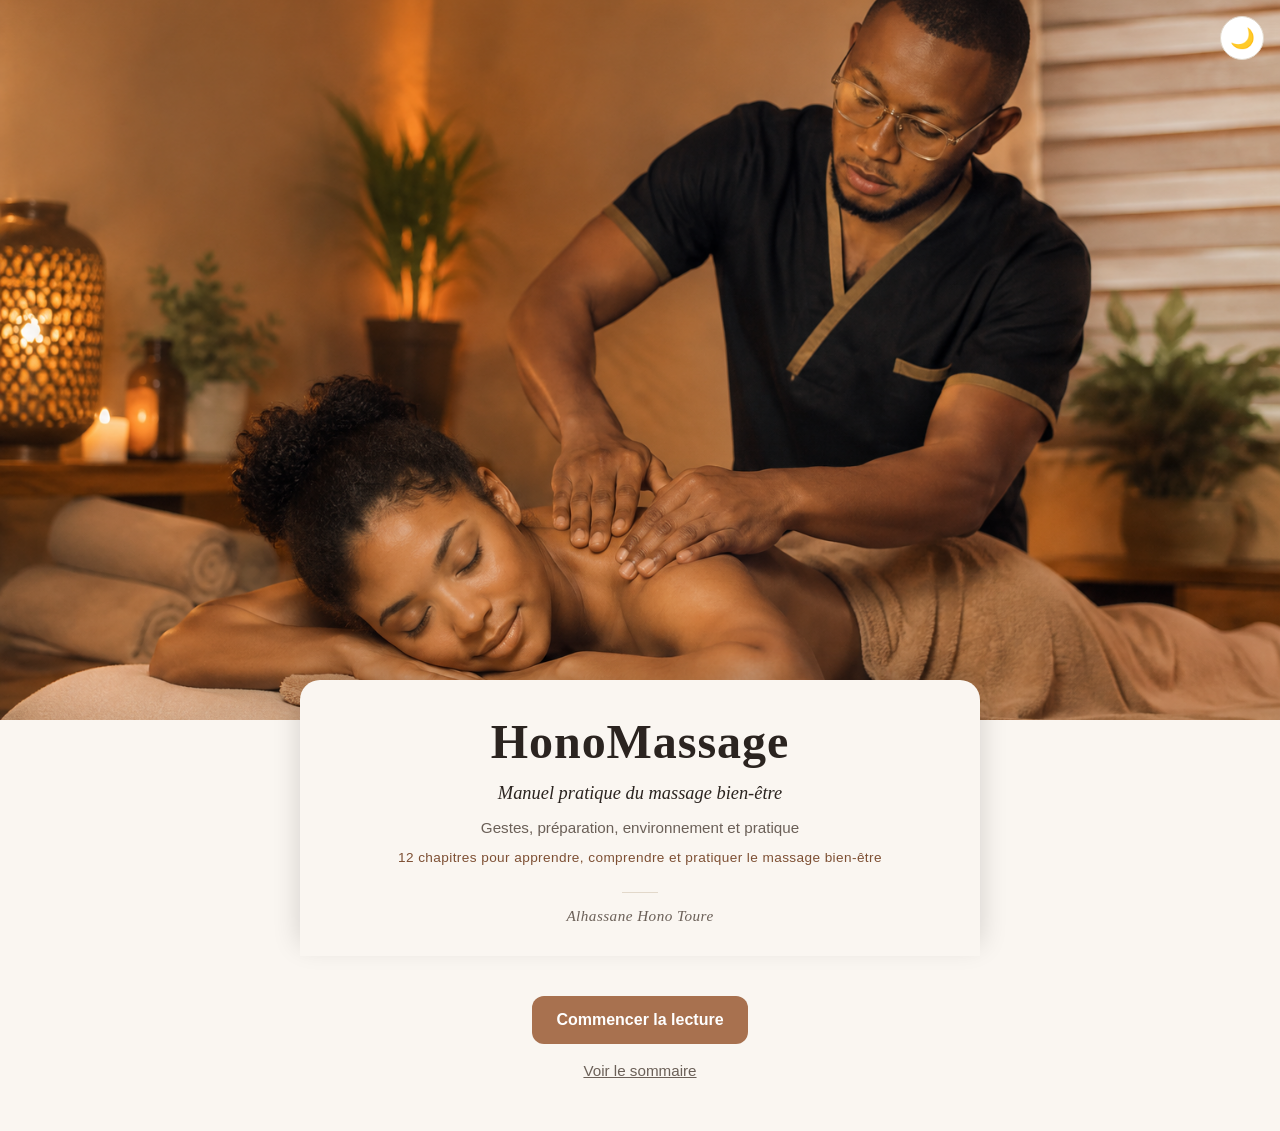
<file: index.html>
<!DOCTYPE html>
<html lang="fr">
<head>
  <meta charset="UTF-8">
  <meta name="viewport" content="width=device-width, initial-scale=1.0">
  <title>HonoMassage — Livre numérique</title>
  <meta name="description" content="HonoMassage — un manuel de massage bien-être en 12 chapitres, à lire en ligne.">
  <meta name="theme-color" content="#faf6f1">
  <meta property="og:title" content="HonoMassage — Livre numérique">
  <meta property="og:description" content="Un manuel de massage bien-être en 12 chapitres, à lire en ligne.">
  <link rel="stylesheet" href="css/style.css">
</head>
<body>

  <button type="button" id="theme-toggle" class="theme-toggle-btn" aria-label="Changer de thème">🌙</button>

  <main class="home">

    <section class="cover">
      <div class="cover-image-wrap">
        <img
          class="cover-image"
          src="images/cover/honomassage-cover.webp"
          alt="Séance de massage bien-être dans une ambiance chaleureuse et apaisante"
        >
      </div>

      <div class="cover-panel">
        <h1 class="cover-title">HonoMassage</h1>
        <p class="cover-subtitle">Manuel pratique du massage bien-être</p>
        <p class="cover-tagline">Gestes, préparation, environnement et pratique</p>
        <p class="cover-chapters">12 chapitres pour apprendre, comprendre et pratiquer le massage bien-être</p>

        <div class="cover-author">
          <span class="cover-author-rule"></span>
          <p class="cover-author-name">Alhassane Hono Toure</p>
        </div>
      </div>
    </section>

    <div class="container home-actions-wrap">
      <div class="home-actions">
        <a href="chapitres.html" class="btn btn-primary">Commencer la lecture</a>

        <a
          href="#"
          id="resume-btn"
          class="btn btn-secondary"
          style="display: none;"
        >Reprendre la lecture</a>

        <a href="chapitres.html" class="home-toc-link">Voir le sommaire</a>
      </div>
    </div>

  </main>

  <script>
    (function () {
      const saved = localStorage.getItem('honomassage-progress');
      if (saved) {
        try {
          const progress = JSON.parse(saved);
          const resumeBtn = document.getElementById('resume-btn');
          if (progress && progress.chapter) {
            resumeBtn.href = 'lecture.html?chapitre=' + progress.chapter;
            resumeBtn.style.display = 'inline-flex';
          }
        } catch (e) {
          // Donnée corrompue, on ignore silencieusement.
        }
      }
    })();
  </script>

  <script src="js/theme.js"></script>

</body>
</html>
</file>
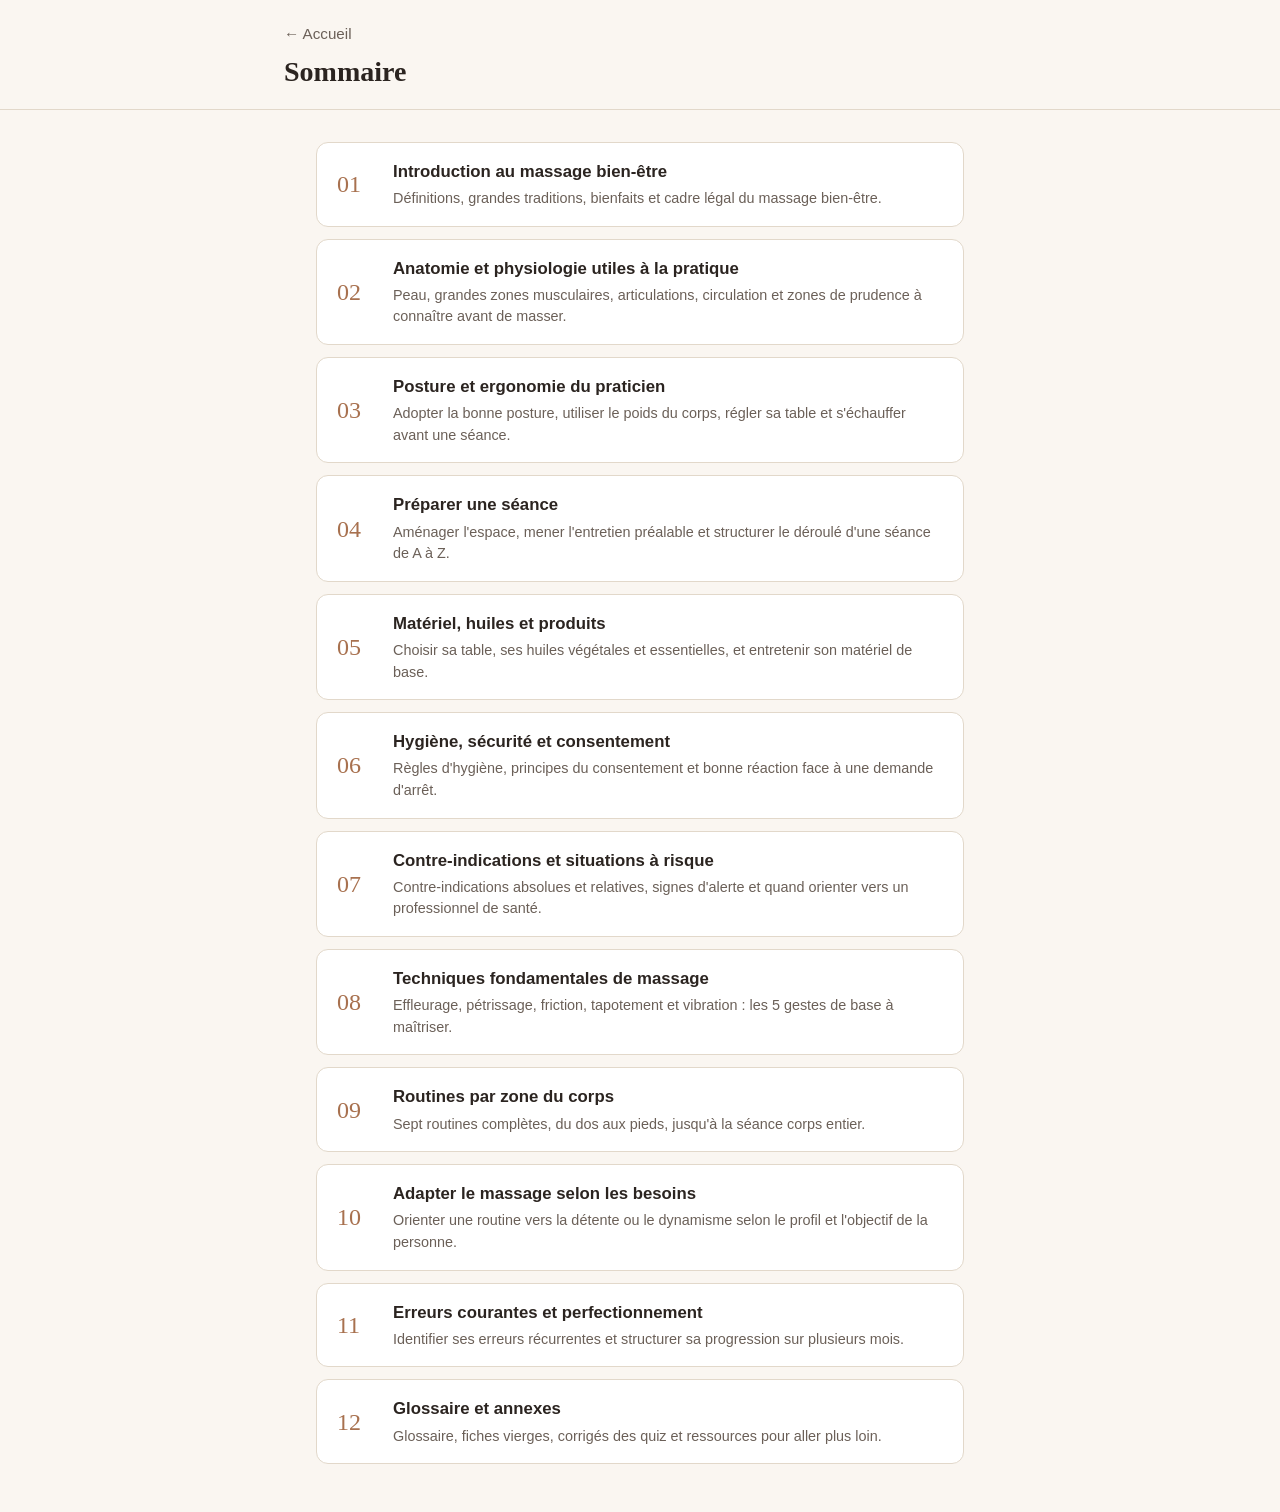
<file: chapitres.html>
<!DOCTYPE html>
<html lang="fr">
<head>
  <meta charset="UTF-8">
  <meta name="viewport" content="width=device-width, initial-scale=1.0">
  <meta name="theme-color" content="#faf6f1">
  <meta name="description" content="Sommaire des 12 chapitres du livre HonoMassage.">
  <title>Sommaire — HonoMassage</title>
  <link rel="stylesheet" href="css/style.css">
</head>
<body>

  <header class="page-header">
    <div class="container">
      <a href="index.html" class="back-link">← Accueil</a>
      <h1>Sommaire</h1>
    </div>
  </header>

  <main>
    <div class="container">
      <ul id="chapitres-list" class="chapitres-list">
        <!-- Généré dynamiquement par js/book.js -->
      </ul>
    </div>
  </main>

  <script src="js/book.js"></script>
</body>
</html>
</file>
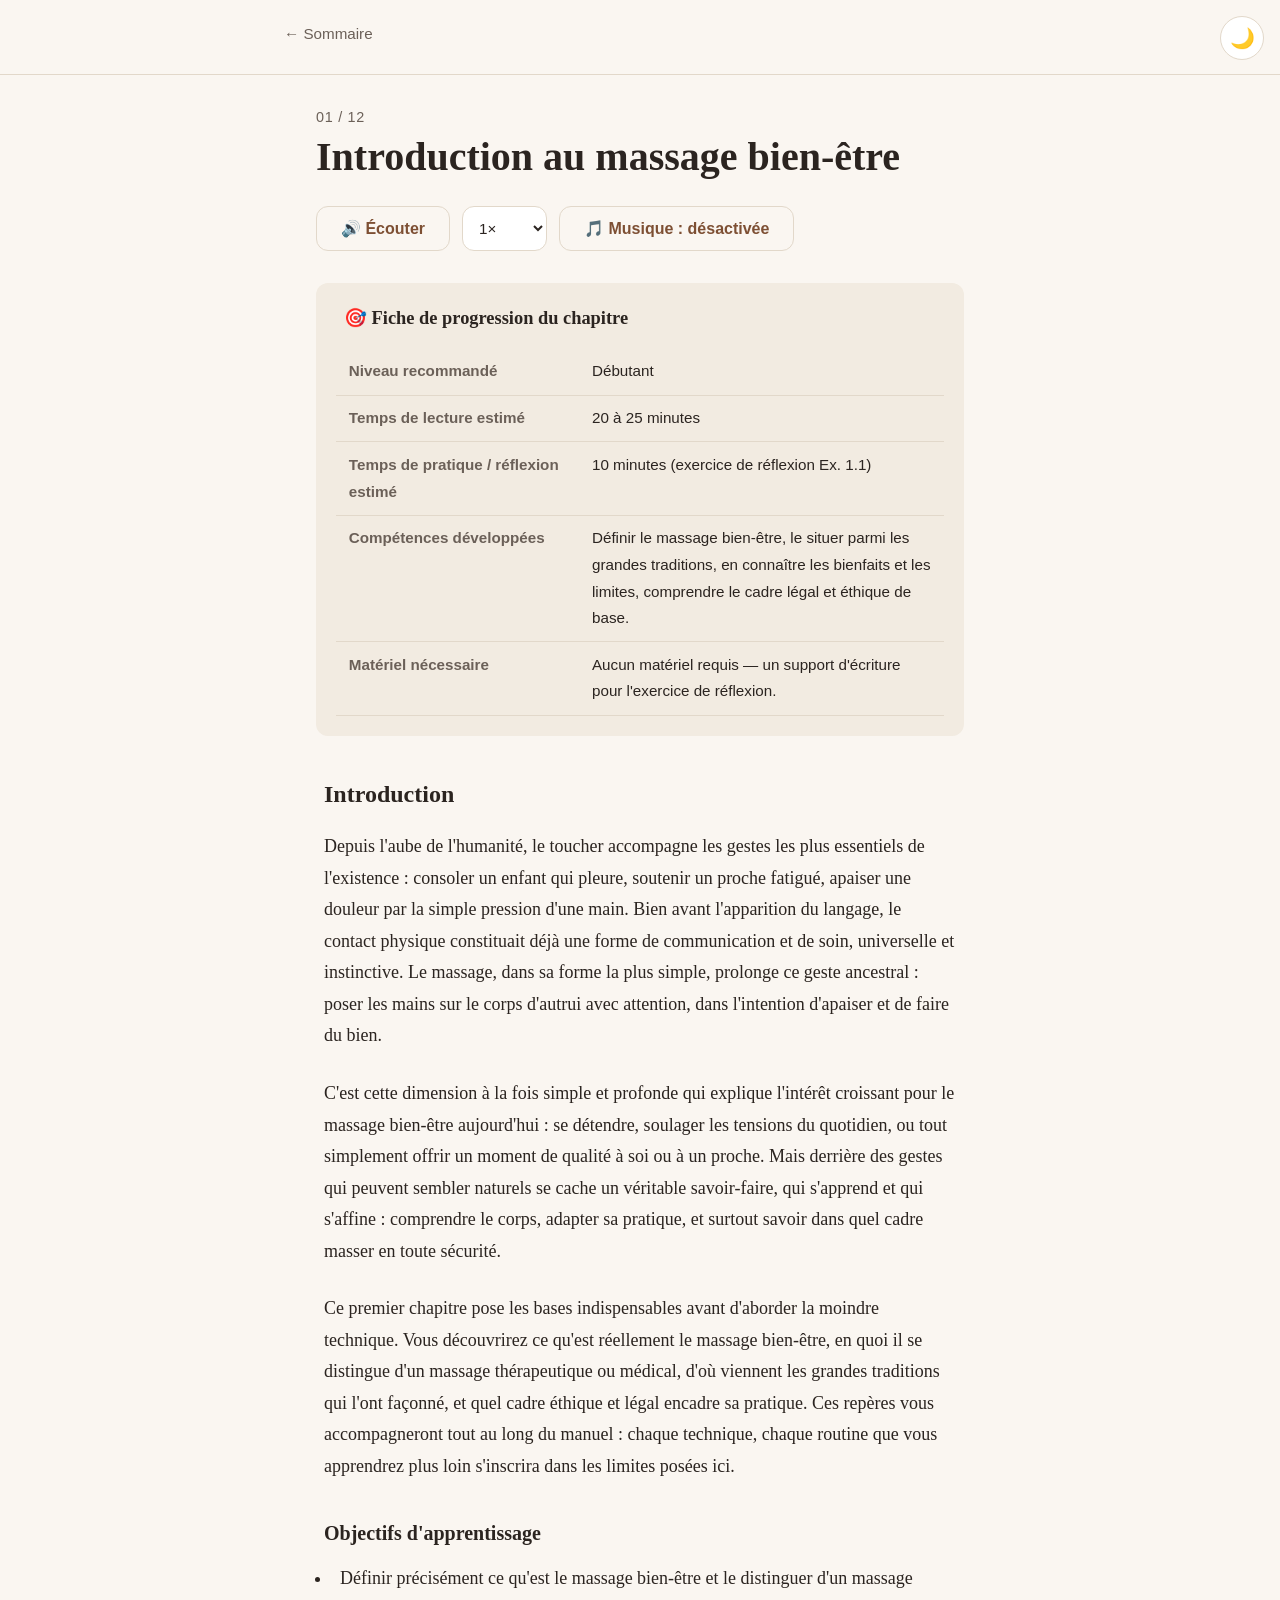
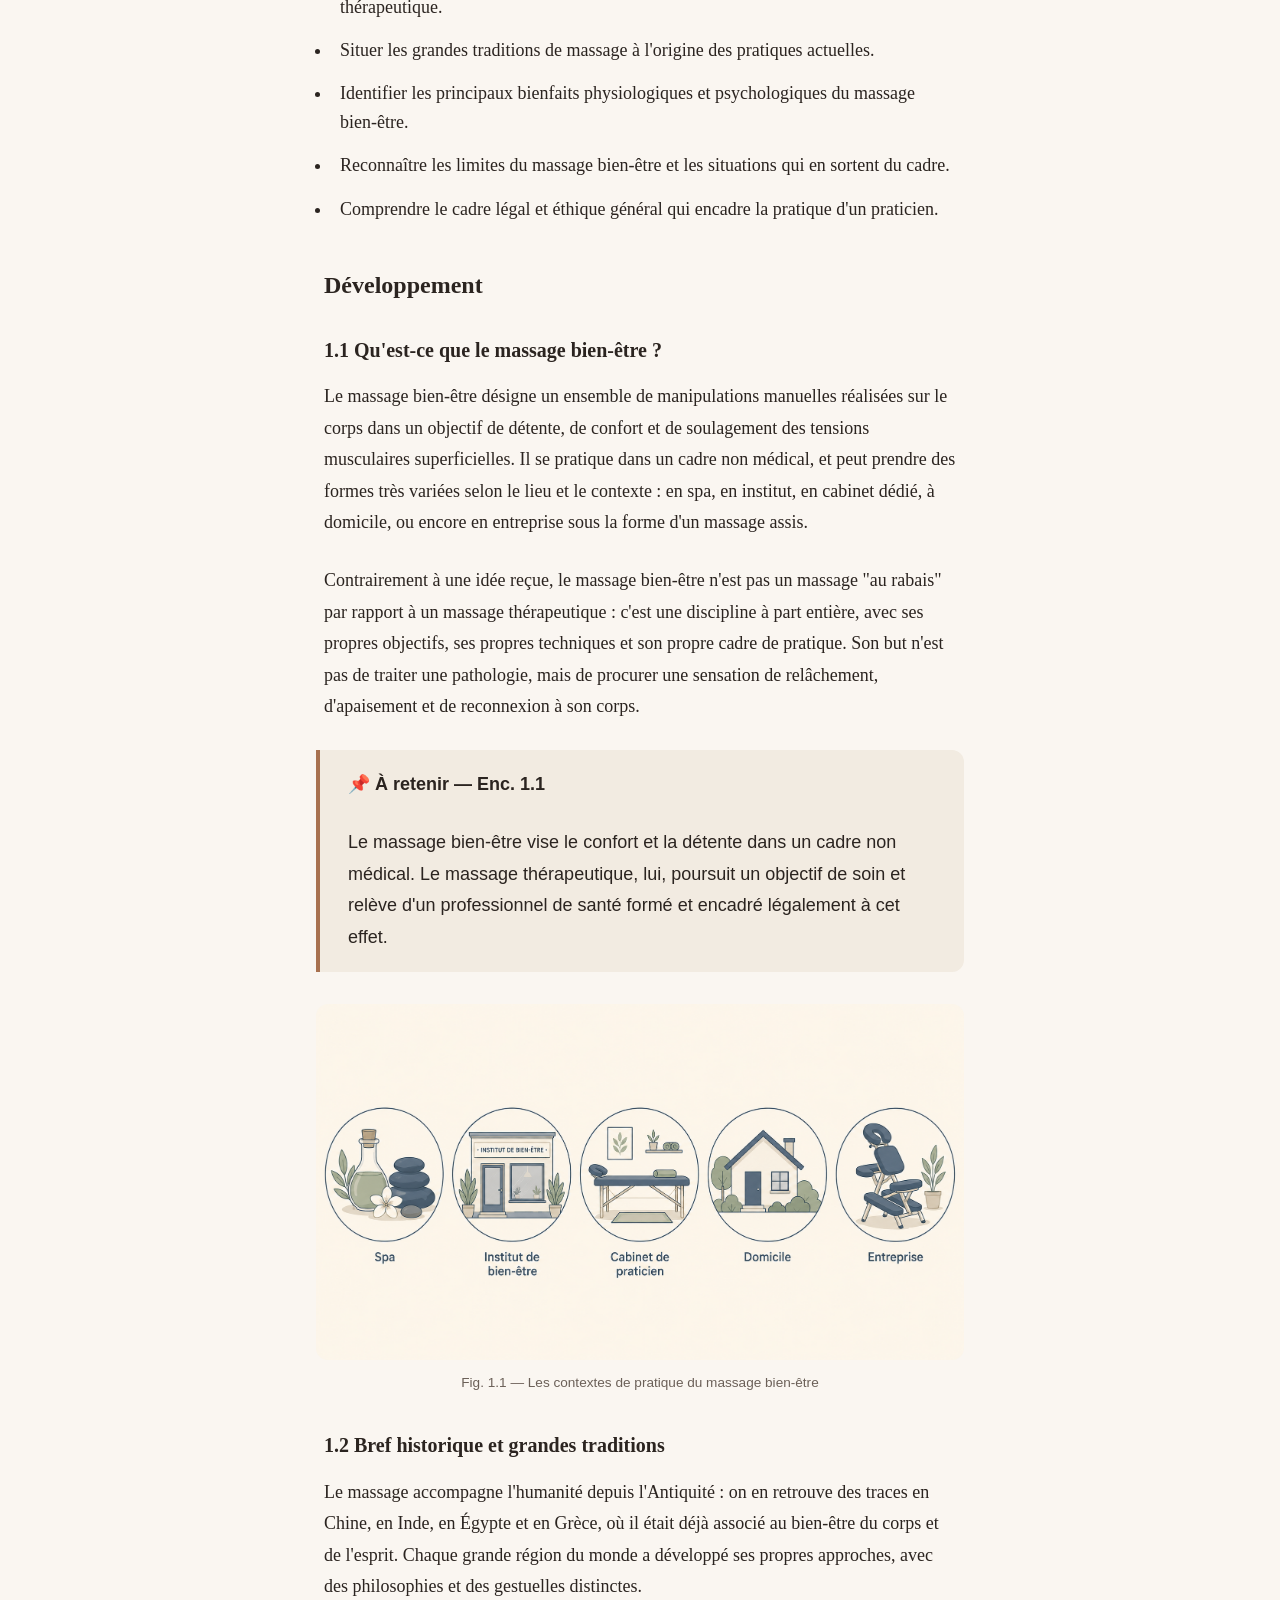
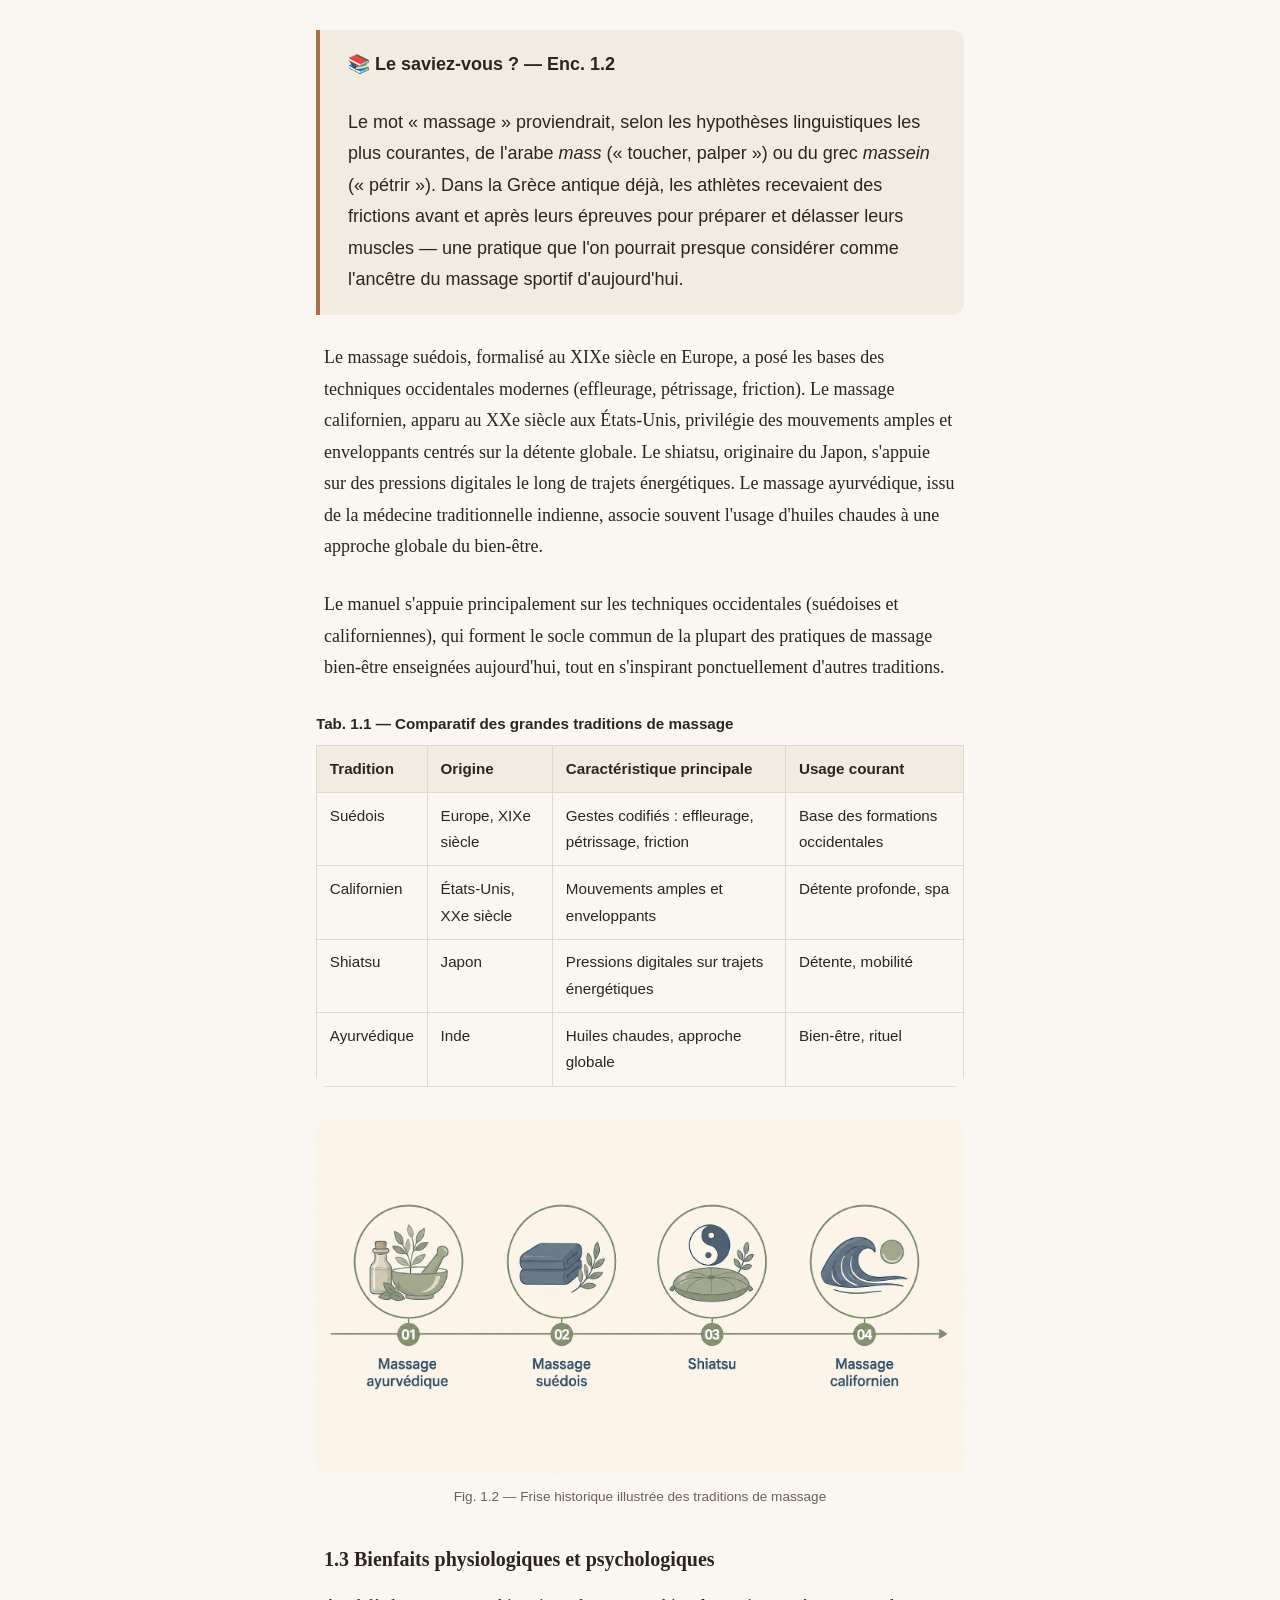
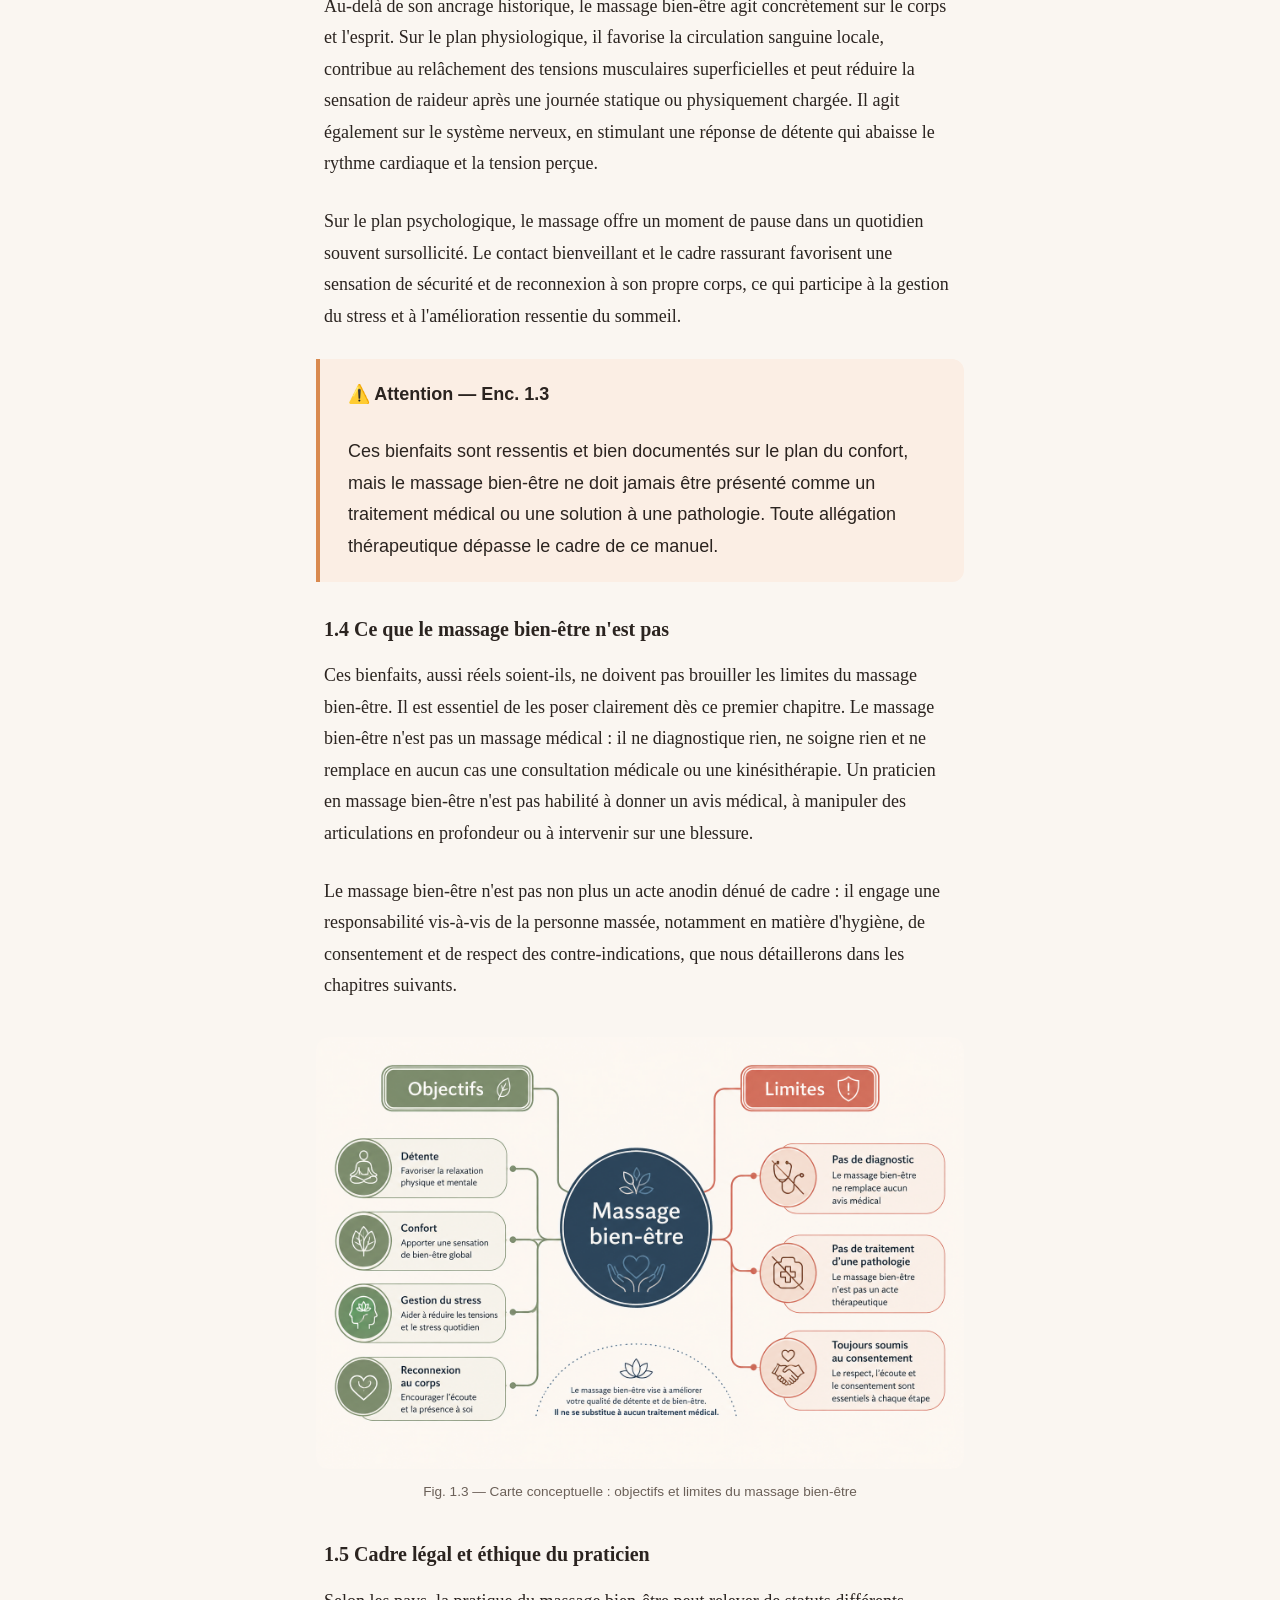
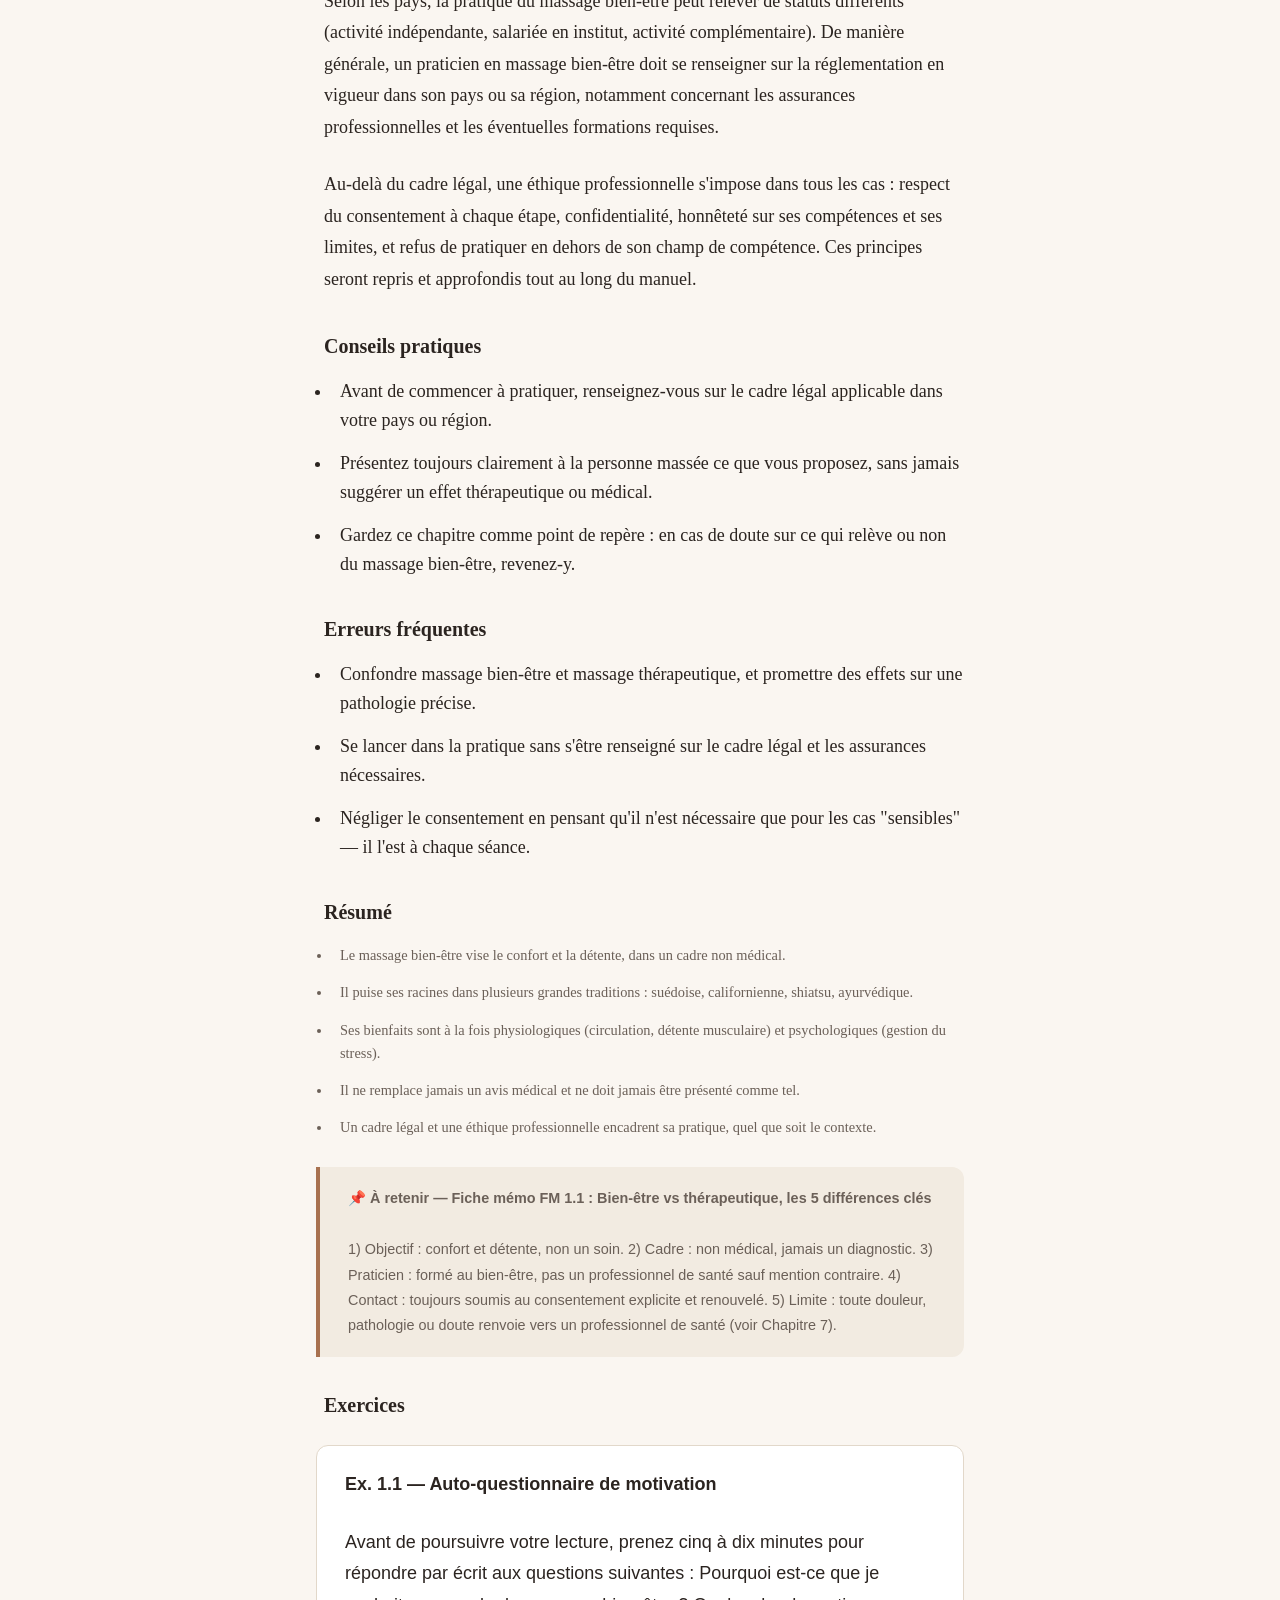
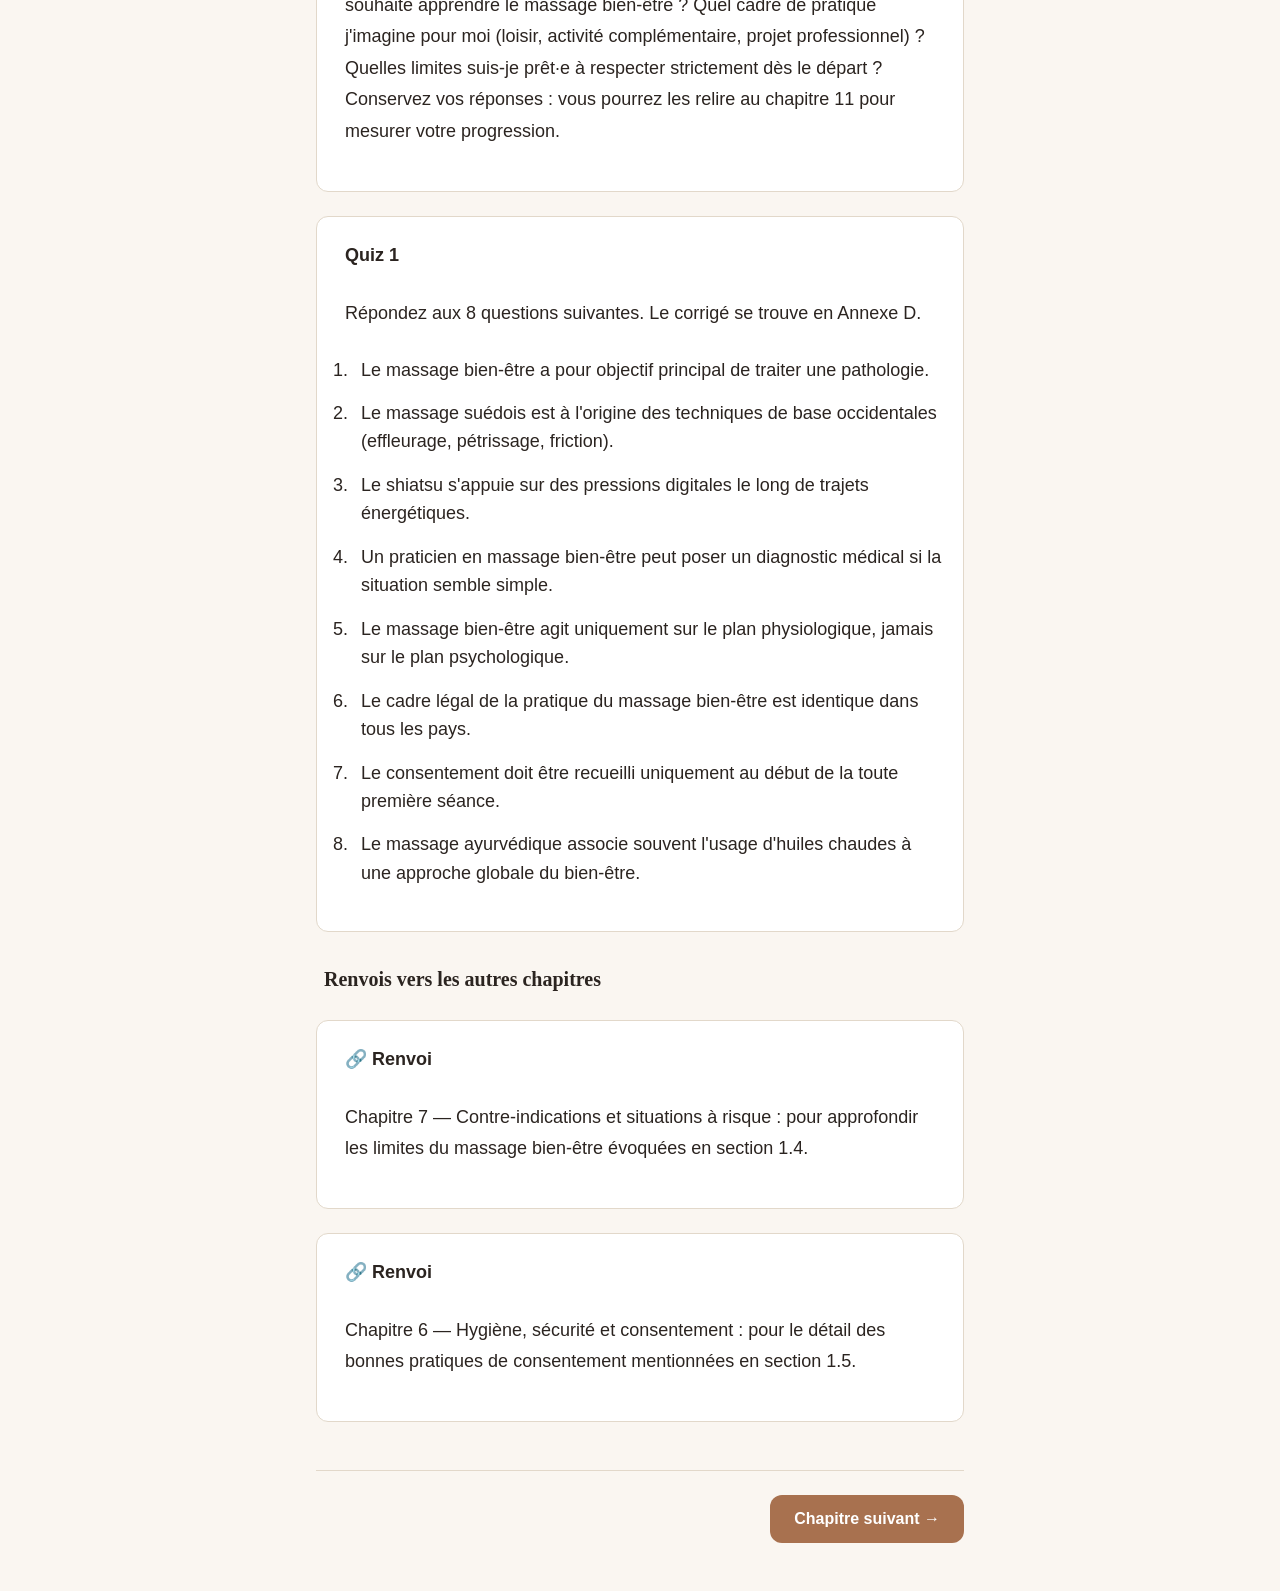
<file: lecture.html>
<!DOCTYPE html>
<html lang="fr">
<head>
  <meta charset="UTF-8">
  <meta name="viewport" content="width=device-width, initial-scale=1.0">
  <meta name="theme-color" content="#faf6f1">
  <title id="page-title">Lecture — HonoMassage</title>
  <link rel="stylesheet" href="css/style.css">
</head>
<body>

  <button type="button" id="theme-toggle" class="theme-toggle-btn" aria-label="Changer de thème">🌙</button>

  <header class="page-header">
    <div class="container">
      <a href="chapitres.html" class="back-link">← Sommaire</a>
    </div>
  </header>

  <main>
    <div class="container">

      <article class="chapitre-lecture">
        <p class="chapitre-numero-label" id="chapitre-numero-label"></p>
        <h1 id="chapitre-titre">Chargement...</h1>

        <div class="chapitre-actions">
        <button type="button" id="speech-btn" class="btn btn-secondary" disabled>
          🔊 Écouter
        </button>
        <button type="button" id="speech-stop-btn" class="btn btn-secondary" style="display: none;">
          ⏹ Arrêter
        </button>
        <select id="speech-rate" class="speech-rate-select" aria-label="Vitesse de lecture">
          <option value="0.5">0,5×</option>
          <option value="0.75">0,75×</option>
          <option value="1" selected>1×</option>
          <option value="1.25">1,25×</option>
          <option value="1.5">1,5×</option>
          <option value="1.7">1,7×</option>
          <option value="1.8">1,8×</option>
          <option value="2">2×</option>
        </select>
        <button type="button" id="music-toggle-btn" class="btn btn-secondary" aria-pressed="false">
          🎵 Musique : désactivée
        </button>
        <audio id="ambient-audio" loop preload="none" src="audio/ambiance-douce.mp3"></audio>
        </div>

        <div id="chapitre-contenu" class="chapitre-contenu">
          <!-- Contenu du chapitre inséré dynamiquement -->
        </div>
      </article>

      <nav class="chapitre-navigation">
        <a href="#" id="nav-precedent" class="btn btn-secondary nav-precedent" style="display: none;">
          ← Chapitre précédent
        </a>
        <a href="#" id="nav-suivant" class="btn btn-primary nav-suivant" style="display: none;">
          Chapitre suivant →
        </a>
      </nav>

    </div>
  </main>
<script src="js/theme.js"></script>
  <script src="js/speech.js"></script>
  <script src="js/progress.js"></script>
  <script src="js/book.js"></script>
</body>
</html>
</file>
<file: css/style.css>
/* ==========================================================================
   HonoMassage Book — Design éditorial
   Variables de thème (clair + sombre), typographie, mise en page des
   pages (couverture, sommaire, lecture), encadrés, tableaux, images.
   ========================================================================== */

:root {
  /* Thème clair (par défaut) */
  --color-bg: #faf6f1;
  --color-bg-alt: #f2ebe1;
  --color-surface: #ffffff;
  --color-text: #2b2420;
  --color-text-muted: #6b6058;
  --color-accent: #a8714f;
  --color-accent-dark: #7d4f33;
  --color-border: #e2d8ca;
  --color-warning-bg: #fbeee4;
  --color-warning-border: #d98a4f;

  /* Typographie */
  --font-serif: 'Georgia', 'Iowan Old Style', serif;
  --font-sans: -apple-system, BlinkMacSystemFont, 'Segoe UI', Roboto, sans-serif;
  --font-size-base: 1.125rem;
  --line-height-reading: 1.75;

  /* Mise en page */
  --content-max-width: 680px;
  --spacing-unit: 1rem;
  --radius: 12px;
  --touch-target-min: 44px;

  color-scheme: light;
}

@media (prefers-color-scheme: dark) {
  :root:not(.theme-light) {
    --color-bg: #1c1815;
    --color-bg-alt: #24201c;
    --color-surface: #2a251f;
    --color-text: #efe7db;
    --color-text-muted: #b3a898;
    --color-accent: #d99a72;
    --color-accent-dark: #e8b28c;
    --color-border: #3a3329;
    --color-warning-bg: #3a2a1f;
    --color-warning-border: #c9793f;

    color-scheme: dark;
  }
}

:root.theme-dark {
  --color-bg: #1c1815;
  --color-bg-alt: #24201c;
  --color-surface: #2a251f;
  --color-text: #efe7db;
  --color-text-muted: #b3a898;
  --color-accent: #d99a72;
  --color-accent-dark: #e8b28c;
  --color-border: #3a3329;
  --color-warning-bg: #3a2a1f;
  --color-warning-border: #c9793f;
  color-scheme: dark;
}

* {
  box-sizing: border-box;
}

html {
  -webkit-text-size-adjust: 100%;
}

body {
  margin: 0;
  padding: 0;
  background-color: var(--color-bg);
  color: var(--color-text);
  font-family: var(--font-sans);
  font-size: var(--font-size-base);
  line-height: 1.5;
  transition: background-color 0.2s ease, color 0.2s ease;
}

img {
  max-width: 100%;
  height: auto;
  display: block;
}

a {
  color: var(--color-accent-dark);
}

h1, h2, h3 {
  font-family: var(--font-serif);
  color: var(--color-text);
  line-height: 1.25;
}

.container {
  width: 100%;
  max-width: var(--content-max-width);
  margin: 0 auto;
  padding: 0 var(--spacing-unit);
}

/* Boutons */
.btn {
  display: inline-flex;
  align-items: center;
  justify-content: center;
  min-height: var(--touch-target-min);
  padding: 0.75rem 1.5rem;
  border-radius: var(--radius);
  border: none;
  font-family: var(--font-sans);
  font-size: 1rem;
  font-weight: 600;
  text-decoration: none;
  cursor: pointer;
}

.btn-primary {
  background-color: var(--color-accent);
  color: #fff;
}

.btn-secondary {
  background-color: transparent;
  color: var(--color-accent-dark);
  border: 1px solid var(--color-border);
}

.btn:disabled {
  opacity: 0.5;
  cursor: not-allowed;
}

/* Bouton de bascule du thème */
.theme-toggle-btn {
  position: absolute;
  top: max(1rem, env(safe-area-inset-top));
  right: max(1rem, env(safe-area-inset-right));
  z-index: 10;
  width: var(--touch-target-min);
  height: var(--touch-target-min);
  border-radius: 50%;
  border: 1px solid var(--color-border);
  background-color: var(--color-surface);
  font-size: 1.25rem;
  display: flex;
  align-items: center;
  justify-content: center;
  cursor: pointer;
}

/* ==========================================================================
   Page d'accueil — Couverture du livre
   ========================================================================== */

.home {
  padding-bottom: 3rem;
}

/* Zone image : pleine largeur, comme une photo de couverture */
.cover {
  position: relative;
}

.cover-image-wrap {
  width: 100%;
  aspect-ratio: 3 / 4;
  overflow: hidden;
}

.cover-image {
  width: 100%;
  height: 100%;
  object-fit: cover;
}

/* Panneau qui chevauche le bas de l'image, comme le titre d'une jaquette */
.cover-panel {
  position: relative;
  margin: -2.5rem auto 0;
  max-width: var(--content-max-width);
  background-color: var(--color-bg);
  border-radius: 20px 20px 0 0;
  padding: 2rem 1.5rem 1.75rem;
  text-align: center;
  box-shadow: 0 -12px 28px rgba(0, 0, 0, 0.16);
}

.cover-title {
  font-size: 2.5rem;
  margin: 0 0 0.5rem;
  letter-spacing: 0.02em;
}

.cover-subtitle {
  font-family: var(--font-serif);
  font-style: italic;
  font-size: 1.15rem;
  color: var(--color-text);
  margin: 0 0 0.6rem;
}

.cover-tagline {
  color: var(--color-text-muted);
  font-size: 0.95rem;
  margin: 0 0 0.5rem;
}

.cover-chapters {
  color: var(--color-accent-dark);
  font-size: 0.85rem;
  letter-spacing: 0.03em;
  margin: 0 0 1.5rem;
}

.cover-author {
  display: flex;
  flex-direction: column;
  align-items: center;
}

.cover-author-rule {
  width: 36px;
  height: 1px;
  background-color: var(--color-border);
  margin-bottom: 0.75rem;
}

.cover-author-name {
  font-family: var(--font-serif);
  font-style: italic;
  font-size: 0.95rem;
  letter-spacing: 0.03em;
  color: var(--color-text-muted);
  margin: 0;
}

/* Zone boutons : visuellement séparée de la couverture */
.home-actions-wrap {
  margin-top: 2.5rem;
}

.home-actions {
  display: flex;
  flex-direction: column;
  align-items: center;
  gap: 1rem;
}

.home-toc-link {
  color: var(--color-text-muted);
  font-size: 0.95rem;
  text-decoration: underline;
}

/* ==========================================================================
   Header commun (sommaire, lecture)
   ========================================================================== */

.page-header {
  padding: 1.25rem 4rem 1.25rem 0;
  border-bottom: 1px solid var(--color-border);
  margin-bottom: 2rem;
}

.back-link {
  display: inline-block;
  color: var(--color-text-muted);
  text-decoration: none;
  font-size: 0.95rem;
  margin-bottom: 0.5rem;
}

.page-header h1 {
  margin: 0;
  font-size: 1.75rem;
}

/* ==========================================================================
   Page sommaire (chapitres.html)
   ========================================================================== */

.chapitres-list {
  list-style: none;
  padding: 0;
  margin: 0 0 3rem;
  display: flex;
  flex-direction: column;
  gap: 0.75rem;
}

.chapitre-item {
  border: 1px solid var(--color-border);
  border-radius: var(--radius);
  background-color: var(--color-surface);
}

.chapitre-link {
  display: flex;
  align-items: center;
  gap: 1rem;
  padding: 1rem 1.25rem;
  text-decoration: none;
  color: var(--color-text);
}

.chapitre-numero {
  font-family: var(--font-serif);
  font-size: 1.5rem;
  color: var(--color-accent);
  min-width: 2.5rem;
}

.chapitre-infos {
  display: flex;
  flex-direction: column;
  gap: 0.25rem;
}

.chapitre-titre {
  font-weight: 600;
  font-size: 1.05rem;
}

.chapitre-resume {
  font-size: 0.9rem;
  color: var(--color-text-muted);
}

.chapitre-erreur {
  color: var(--color-warning-border);
  padding: 1rem 0;
}

/* ==========================================================================
   Page de lecture (lecture.html)
   ========================================================================== */

.chapitre-lecture {
  margin-bottom: 3rem;
}

.chapitre-numero-label {
  color: var(--color-text-muted);
  font-size: 0.9rem;
  margin: 0 0 0.25rem;
  letter-spacing: 0.05em;
}

.chapitre-lecture h1 {
  font-size: 2rem;
  margin: 0 0 1.5rem;
}

.chapitre-actions {
  margin-bottom: 2rem;
  display: flex;
  gap: 0.75rem;
  flex-wrap: wrap;
}
.chapitre-contenu {
  font-family: var(--font-serif);
  font-size: var(--font-size-base);
  line-height: var(--line-height-reading);
}

.chapitre-contenu h2 {
  font-size: 1.5rem;
  margin: 2.5rem 0 1rem;
}

.chapitre-contenu h3 {
  font-size: 1.25rem;
  margin: 2rem 0 0.75rem;
}

.chapitre-contenu p {
  margin: 0 0 1.25rem;
}

.chapitre-contenu ul,
.chapitre-contenu ol {
  margin: 0 0 1.25rem;
  padding-left: 1.5rem;
  line-height: 1.6;
}

.chapitre-contenu li {
  margin-bottom: 0.5rem;
}

/* Encadrés */
.encadre {
  background-color: var(--color-bg-alt);
  border-left: 4px solid var(--color-accent);
  border-radius: 0 var(--radius) var(--radius) 0;
  padding: 1rem 1.25rem;
  margin: 1.5rem 0;
  font-family: var(--font-sans);
}

.encadre-titre {
  font-weight: 700;
  margin: 0 0 0.5rem;
}

.encadre p:last-child {
  margin-bottom: 0;
}

.encadre-attention {
  background-color: var(--color-warning-bg);
  border-left-color: var(--color-warning-border);
}

/* Fiche de progression + tableaux */
.chapitre-fiche-progression table,
.chapitre-tableau {
  width: 100%;
  border-collapse: collapse;
  font-family: var(--font-sans);
  font-size: 0.95rem;
}

.chapitre-fiche-progression th,
.chapitre-fiche-progression td,
.chapitre-tableau th,
.chapitre-tableau td {
  border: 1px solid var(--color-border);
  padding: 0.6rem 0.8rem;
  text-align: left;
  vertical-align: top;
}

.chapitre-tableau caption {
  caption-side: top;
  text-align: left;
  font-weight: 600;
  margin-bottom: 0.5rem;
  font-family: var(--font-sans);
}

.chapitre-tableau thead th {
  background-color: var(--color-bg-alt);
}

.chapitre-fiche-progression {
  background-color: var(--color-bg-alt);
  padding: 1.25rem;
  border-radius: var(--radius);
  margin-bottom: 2rem;
  font-family: var(--font-sans);
}

.chapitre-fiche-progression h2 {
  margin-top: 0;
  font-size: 1.15rem;
}

.chapitre-fiche-progression th {
  width: 40%;
  color: var(--color-text-muted);
  font-weight: 600;
  border: none;
  border-bottom: 1px solid var(--color-border);
}

.chapitre-fiche-progression td {
  border: none;
  border-bottom: 1px solid var(--color-border);
}

/* Tableaux défilables sur petit écran */
.table-scroll {
  overflow-x: auto;
  -webkit-overflow-scrolling: touch;
  margin: 1.5rem 0;
  border-radius: var(--radius);
}

.table-scroll .chapitre-tableau {
  margin: 0;
  min-width: 480px;
}

/* Images et placeholders */
.chapitre-image {
  margin: 2rem 0;
}

.chapitre-image img {
  border-radius: var(--radius);
}

.image-placeholder {
  background-color: var(--color-bg-alt);
  border: 1px dashed var(--color-border);
  border-radius: var(--radius);
  padding: 2rem 1.5rem;
  text-align: center;
  color: var(--color-text-muted);
  font-family: var(--font-sans);
  font-size: 0.9rem;
  line-height: 1.6;
}

.chapitre-image figcaption {
  text-align: center;
  font-size: 0.85rem;
  color: var(--color-text-muted);
  margin-top: 0.5rem;
  font-family: var(--font-sans);
}

/* Exercices, quiz, renvois */
.exercice,
.quiz,
.renvoi {
  background-color: var(--color-surface);
  border: 1px solid var(--color-border);
  border-radius: var(--radius);
  padding: 1.25rem;
  margin: 1.5rem 0;
  font-family: var(--font-sans);
}

.exercice-titre,
.quiz-titre,
.renvoi-titre {
  font-weight: 700;
  margin: 0 0 0.5rem;
}

/* Navigation précédent/suivant */
.chapitre-navigation {
  display: flex;
  justify-content: space-between;
  gap: 1rem;
  padding: 1.5rem 0 3rem;
  border-top: 1px solid var(--color-border);
}

.nav-precedent {
  margin-right: auto;
}

.nav-suivant {
  margin-left: auto;
}

/* ==========================================================================
   Mobile-first : ajustements pour écrans plus larges
   ========================================================================== */

@media (min-width: 640px) {
  .cover-title {
    font-size: 3rem;
  }

  .cover-image-wrap {
    aspect-ratio: 16 / 9;
  }

  .chapitre-lecture h1 {
    font-size: 2.5rem;
  }
}
/* Sélecteur de vitesse de lecture */
.speech-rate-select {
  min-height: var(--touch-target-min);
  padding: 0.5rem 0.75rem;
  border-radius: var(--radius);
  border: 1px solid var(--color-border);
  background-color: var(--color-surface);
  color: var(--color-text);
  font-family: var(--font-sans);
  font-size: 0.95rem;
}
/* Blocs de lecture sélectionnables (lecture à voix haute) */
.speech-block {
  cursor: pointer;
  padding: 0.2rem 0.5rem;
  margin-left: -0.5rem;
  margin-right: -0.5rem;
  border-radius: 8px;
  transition: background-color 0.15s ease;
}

.speech-block:hover {
  background-color: var(--color-bg-alt);
}

.speech-block:focus-visible {
  outline: 2px solid var(--color-accent);
  outline-offset: 2px;
}

.speech-block-active {
  background-color: var(--color-bg-alt);
  box-shadow: inset 3px 0 0 var(--color-accent);
}
</file>
